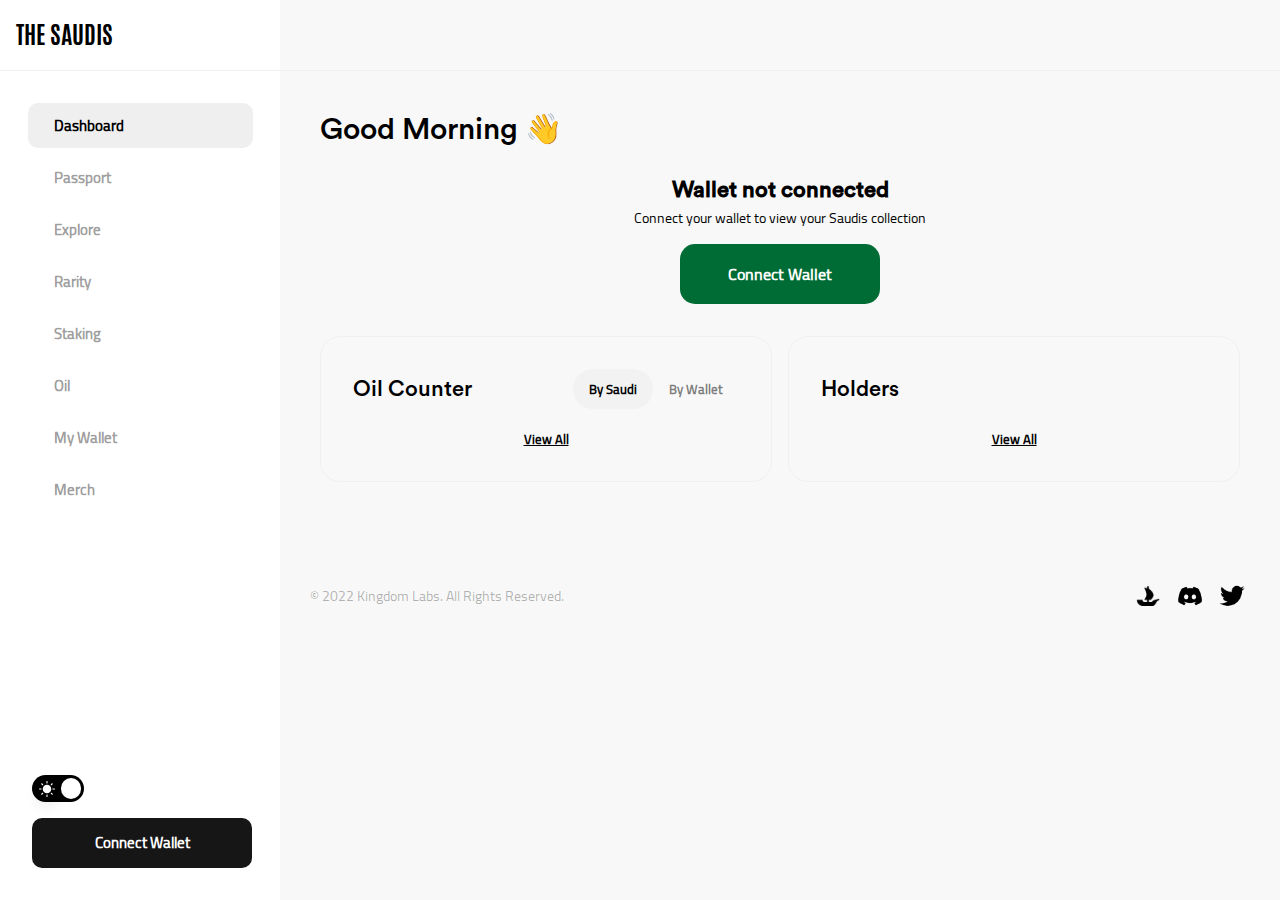
<file: index.html>
<!doctype html><html lang="en"><head><meta charset="utf-8"/><link rel="icon" href="/favicon.png"/><meta content="initial-scale=1,minimum-scale=1,width=device-width,viewport-fit=cover,user-scalable=no,shrink-to-fit=no" name="viewport"/><meta name="theme-color" content="#006C35"/><meta name="robots" content="noindex"/><meta name="description" content=""/><link rel="apple-touch-icon" href="/favicon.png"/><link rel="manifest" href="/manifest.json"/><style>body{background:#eeebf0}#root:empty{position:absolute;top:calc(50% - 1.5em);left:calc(50% - 1.5em);width:3em;height:3em;border:.3em solid rgba(0,0,0,.1);border-left:.3em solid #006c35;border-radius:50%;animation:load 1.1s infinite linear}@keyframes load{0%{transform:rotate(0)}100%{transform:rotate(360deg)}}</style><title>The Saudis</title><script defer="defer" src="/static/js/main.ec95d307.js"></script><link href="/static/css/main.44bf8f07.css" rel="stylesheet"></head><body><noscript>You need to enable JavaScript to run this app.</noscript><div id="root"></div></body></html>
</file>
<file: static/css/main.44bf8f07.css>
/*
! tailwindcss v3.2.4 | MIT License | https://tailwindcss.com
*/*,:after,:before{border:0 solid #e5e7eb;box-sizing:border-box}:after,:before{--tw-content:""}html{-webkit-text-size-adjust:100%;-webkit-font-feature-settings:normal;font-feature-settings:normal;font-family:Circular,sans-serif;line-height:1.5;tab-size:4}body{line-height:inherit;margin:0}hr{border-top-width:1px;color:inherit;height:0}abbr:where([title]){-webkit-text-decoration:underline dotted;text-decoration:underline dotted}h1,h2,h3,h4,h5,h6{font-size:inherit;font-weight:inherit}a{color:inherit;text-decoration:inherit}b,strong{font-weight:bolder}code,kbd,pre,samp{font-family:ui-monospace,SFMono-Regular,Menlo,Monaco,Consolas,Liberation Mono,Courier New,monospace;font-size:1em}small{font-size:80%}sub,sup{font-size:75%;line-height:0;position:relative;vertical-align:baseline}sub{bottom:-.25em}sup{top:-.5em}table{border-collapse:collapse;border-color:inherit;text-indent:0}button,input,optgroup,select,textarea{color:inherit;font-family:inherit;font-size:100%;font-weight:inherit;line-height:inherit;margin:0;padding:0}button,select{text-transform:none}[type=button],[type=reset],[type=submit],button{-webkit-appearance:button;background-color:transparent;background-image:none}:-moz-focusring{outline:auto}:-moz-ui-invalid{box-shadow:none}progress{vertical-align:baseline}::-webkit-inner-spin-button,::-webkit-outer-spin-button{height:auto}[type=search]{-webkit-appearance:textfield;outline-offset:-2px}::-webkit-search-decoration{-webkit-appearance:none}::-webkit-file-upload-button{-webkit-appearance:button;font:inherit}summary{display:list-item}blockquote,dd,dl,figure,h1,h2,h3,h4,h5,h6,hr,p,pre{margin:0}fieldset{margin:0}fieldset,legend{padding:0}menu,ol,ul{list-style:none;margin:0;padding:0}textarea{resize:vertical}input::-webkit-input-placeholder,textarea::-webkit-input-placeholder{color:#9ca3af;opacity:1}input::placeholder,textarea::placeholder{color:#9ca3af;opacity:1}[role=button],button{cursor:pointer}:disabled{cursor:default}audio,canvas,embed,iframe,img,object,svg,video{display:block;vertical-align:middle}img,video{height:auto;max-width:100%}[hidden]{display:none}html{-webkit-tap-highlight-color:transparent;font-family:Cairo,ui-serif}*,:after,:before{--tw-border-spacing-x:0;--tw-border-spacing-y:0;--tw-translate-x:0;--tw-translate-y:0;--tw-rotate:0;--tw-skew-x:0;--tw-skew-y:0;--tw-scale-x:1;--tw-scale-y:1;--tw-pan-x: ;--tw-pan-y: ;--tw-pinch-zoom: ;--tw-scroll-snap-strictness:proximity;--tw-ordinal: ;--tw-slashed-zero: ;--tw-numeric-figure: ;--tw-numeric-spacing: ;--tw-numeric-fraction: ;--tw-ring-inset: ;--tw-ring-offset-width:0px;--tw-ring-offset-color:#fff;--tw-ring-color:rgba(59,130,246,.5);--tw-ring-offset-shadow:0 0 #0000;--tw-ring-shadow:0 0 #0000;--tw-shadow:0 0 #0000;--tw-shadow-colored:0 0 #0000;--tw-blur: ;--tw-brightness: ;--tw-contrast: ;--tw-grayscale: ;--tw-hue-rotate: ;--tw-invert: ;--tw-saturate: ;--tw-sepia: ;--tw-drop-shadow: ;--tw-backdrop-blur: ;--tw-backdrop-brightness: ;--tw-backdrop-contrast: ;--tw-backdrop-grayscale: ;--tw-backdrop-hue-rotate: ;--tw-backdrop-invert: ;--tw-backdrop-opacity: ;--tw-backdrop-saturate: ;--tw-backdrop-sepia: }::-webkit-backdrop{--tw-border-spacing-x:0;--tw-border-spacing-y:0;--tw-translate-x:0;--tw-translate-y:0;--tw-rotate:0;--tw-skew-x:0;--tw-skew-y:0;--tw-scale-x:1;--tw-scale-y:1;--tw-pan-x: ;--tw-pan-y: ;--tw-pinch-zoom: ;--tw-scroll-snap-strictness:proximity;--tw-ordinal: ;--tw-slashed-zero: ;--tw-numeric-figure: ;--tw-numeric-spacing: ;--tw-numeric-fraction: ;--tw-ring-inset: ;--tw-ring-offset-width:0px;--tw-ring-offset-color:#fff;--tw-ring-color:rgba(59,130,246,.5);--tw-ring-offset-shadow:0 0 #0000;--tw-ring-shadow:0 0 #0000;--tw-shadow:0 0 #0000;--tw-shadow-colored:0 0 #0000;--tw-blur: ;--tw-brightness: ;--tw-contrast: ;--tw-grayscale: ;--tw-hue-rotate: ;--tw-invert: ;--tw-saturate: ;--tw-sepia: ;--tw-drop-shadow: ;--tw-backdrop-blur: ;--tw-backdrop-brightness: ;--tw-backdrop-contrast: ;--tw-backdrop-grayscale: ;--tw-backdrop-hue-rotate: ;--tw-backdrop-invert: ;--tw-backdrop-opacity: ;--tw-backdrop-saturate: ;--tw-backdrop-sepia: }::backdrop{--tw-border-spacing-x:0;--tw-border-spacing-y:0;--tw-translate-x:0;--tw-translate-y:0;--tw-rotate:0;--tw-skew-x:0;--tw-skew-y:0;--tw-scale-x:1;--tw-scale-y:1;--tw-pan-x: ;--tw-pan-y: ;--tw-pinch-zoom: ;--tw-scroll-snap-strictness:proximity;--tw-ordinal: ;--tw-slashed-zero: ;--tw-numeric-figure: ;--tw-numeric-spacing: ;--tw-numeric-fraction: ;--tw-ring-inset: ;--tw-ring-offset-width:0px;--tw-ring-offset-color:#fff;--tw-ring-color:rgba(59,130,246,.5);--tw-ring-offset-shadow:0 0 #0000;--tw-ring-shadow:0 0 #0000;--tw-shadow:0 0 #0000;--tw-shadow-colored:0 0 #0000;--tw-blur: ;--tw-brightness: ;--tw-contrast: ;--tw-grayscale: ;--tw-hue-rotate: ;--tw-invert: ;--tw-saturate: ;--tw-sepia: ;--tw-drop-shadow: ;--tw-backdrop-blur: ;--tw-backdrop-brightness: ;--tw-backdrop-contrast: ;--tw-backdrop-grayscale: ;--tw-backdrop-hue-rotate: ;--tw-backdrop-invert: ;--tw-backdrop-opacity: ;--tw-backdrop-saturate: ;--tw-backdrop-sepia: }.container{width:100%}@media (min-width:640px){.container{max-width:640px}}@media (min-width:768px){.container{max-width:768px}}@media (min-width:1024px){.container{max-width:1024px}}@media (min-width:1280px){.container{max-width:1280px}}@media (min-width:1536px){.container{max-width:1536px}}.sr-only{clip:rect(0,0,0,0);border-width:0;height:1px;margin:-1px;overflow:hidden;padding:0;position:absolute;white-space:nowrap;width:1px}.pointer-events-none{pointer-events:none}.invisible{visibility:hidden}.fixed{position:fixed}.absolute{position:absolute}.relative{position:relative}.inset-0{bottom:0;top:0}.inset-0,.inset-x-0{left:0;right:0}.inset-y-0{bottom:0;top:0}.left-\[15px\]{left:15px}.top-\[18px\]{top:18px}.top-0{top:0}.right-0{right:0}.left-0{left:0}.top-full{top:100%}.bottom-0{bottom:0}.left-\[6\%\]{left:6%}.left-\[28\%\]{left:28%}.top-\[32\%\]{top:32%}.right-\[8\%\]{right:8%}.top-\[50\%\]{top:50%}.left-\[50\%\]{left:50%}.right-\[20px\]{right:20px}.top-\[15px\]{top:15px}.left-\[50px\]{left:50px}.left-\[195px\]{left:195px}.left-\[40px\]{left:40px}.left-\[185px\]{left:185px}.top-\[13px\]{top:13px}.right-\[13px\]{right:13px}.z-40{z-index:40}.z-10{z-index:10}.z-50{z-index:50}.m-6{margin:1.5rem}.m-0{margin:0}.mx-4{margin-left:1rem;margin-right:1rem}.-my-\[2px\]{margin-bottom:-2px;margin-top:-2px}.my-4{margin-bottom:1rem;margin-top:1rem}.my-8{margin-bottom:2rem;margin-top:2rem}.-mx-6{margin-left:-1.5rem;margin-right:-1.5rem}.my-\[15px\]{margin-bottom:15px;margin-top:15px}.mx-\[20px\]{margin-left:20px;margin-right:20px}.mx-\[27px\]{margin-left:27px;margin-right:27px}.-my-\[14px\]{margin-bottom:-14px;margin-top:-14px}.mx-\[25px\]{margin-left:25px;margin-right:25px}.mx-\[30px\]{margin-left:30px;margin-right:30px}.mt-4{margin-top:1rem}.mb-\[64px\]{margin-bottom:64px}.mt-10{margin-top:2.5rem}.ml-8{margin-left:2rem}.ml-2{margin-left:.5rem}.ml-4{margin-left:1rem}.mt-px{margin-top:1px}.mr-2{margin-right:.5rem}.mt-2{margin-top:.5rem}.mt-3{margin-top:.75rem}.mb-1{margin-bottom:.25rem}.-ml-4{margin-left:-1rem}.mb-3{margin-bottom:.75rem}.mr-4{margin-right:1rem}.ml-1{margin-left:.25rem}.mt-\[15px\]{margin-top:15px}.ml-\[5px\]{margin-left:5px}.ml-\[1px\]{margin-left:1px}.mb-4{margin-bottom:1rem}.mb-6{margin-bottom:1.5rem}.mt-8{margin-top:2rem}.mb-2{margin-bottom:.5rem}.mb-\[8px\]{margin-bottom:8px}.mb-\[7px\]{margin-bottom:7px}.mr-\[2px\]{margin-right:2px}.ml-\[2px\]{margin-left:2px}.mb-3\.5{margin-bottom:.875rem}.mt-\[32px\]{margin-top:32px}.ml-\[36px\]{margin-left:36px}.mb-\[20px\]{margin-bottom:20px}.mb-\[105px\]{margin-bottom:105px}.mt-\[18px\]{margin-top:18px}.mb-\[16px\]{margin-bottom:16px}.mr-\[6px\]{margin-right:6px}.ml-\[12px\]{margin-left:12px}.mt-\[30px\]{margin-top:30px}.mt-\[17px\]{margin-top:17px}.mt-\[20px\]{margin-top:20px}.ml-\[9px\]{margin-left:9px}.ml-\[10px\]{margin-left:10px}.ml-\[8px\]{margin-left:8px}.mb-\[5px\]{margin-bottom:5px}.mt-\[27px\]{margin-top:27px}.ml-\[4px\]{margin-left:4px}.mt-\[25px\]{margin-top:25px}.mb-8{margin-bottom:2rem}.mt-16{margin-top:4rem}.mb-16{margin-bottom:4rem}.mr-3{margin-right:.75rem}.ml-\[15px\]{margin-left:15px}.mt-\[10px\]{margin-top:10px}.mt-\[19px\]{margin-top:19px}.mb-\[253px\]{margin-bottom:253px}.ml-\[16px\]{margin-left:16px}.mr-\[42px\]{margin-right:42px}.mt-\[47px\]{margin-top:47px}.mt-\[36px\]{margin-top:36px}.ml-\[27px\]{margin-left:27px}.mt-\[105px\]{margin-top:105px}.mb-\[50px\]{margin-bottom:50px}.ml-\[42px\]{margin-left:42px}.mt-\[28px\]{margin-top:28px}.mt-\[21px\]{margin-top:21px}.mr-\[20px\]{margin-right:20px}.mt-\[78px\]{margin-top:78px}.mb-\[30px\]{margin-bottom:30px}.mr-\[15px\]{margin-right:15px}.-mb-\[20px\]{margin-bottom:-20px}.ml-\[34px\]{margin-left:34px}.mt-\[16px\]{margin-top:16px}.mr-\[35px\]{margin-right:35px}.mb-\[22px\]{margin-bottom:22px}.-mt-\[20px\]{margin-top:-20px}.mt-\[5px\]{margin-top:5px}.mt-\[147px\]{margin-top:147px}.mb-\[40px\]{margin-bottom:40px}.mb-\[100px\]{margin-bottom:100px}.mt-\[145px\]{margin-top:145px}.mt-\[42px\]{margin-top:42px}.mt-\[37px\]{margin-top:37px}.ml-\[13px\]{margin-left:13px}.mt-\[24px\]{margin-top:24px}.mt-\[11px\]{margin-top:11px}.mr-\[11px\]{margin-right:11px}.mt-\[130px\]{margin-top:130px}.mt-\[108px\]{margin-top:108px}.mr-\[310px\]{margin-right:310px}.mt-\[100px\]{margin-top:100px}.mt-\[44px\]{margin-top:44px}.ml-\[30px\]{margin-left:30px}.mt-\[22px\]{margin-top:22px}.mb-\[33px\]{margin-bottom:33px}.mb-10{margin-bottom:2.5rem}.mt-\[8px\]{margin-top:8px}.mb-\[45px\]{margin-bottom:45px}.ml-\[20px\]{margin-left:20px}.mb-\[10px\]{margin-bottom:10px}.mt-\[2px\]{margin-top:2px}.ml-\[14px\]{margin-left:14px}.mb-\[35px\]{margin-bottom:35px}.mt-\[34px\]{margin-top:34px}.ml-\[28px\]{margin-left:28px}.mr-\[28px\]{margin-right:28px}.mr-\[30px\]{margin-right:30px}.mt-\[70px\]{margin-top:70px}.inline-block{display:inline-block}.inline{display:inline}.flex{display:flex}.inline-flex{display:inline-flex}.grid{display:grid}.hidden{display:none}.h-\[50px\]{height:50px}.h-4{height:1rem}.h-\[200px\]{height:200px}.h-6{height:1.5rem}.h-5{height:1.25rem}.h-9{height:2.25rem}.h-8{height:2rem}.h-\[70px\]{height:70px}.h-16{height:4rem}.h-\[15px\]{height:15px}.h-\[2\.5rem\]{height:2.5rem}.h-\[40px\]{height:40px}.h-\[85px\]{height:85px}.h-fit{height:-webkit-fit-content;height:-moz-fit-content;height:fit-content}.h-\[3\.75rem\]{height:3.75rem}.h-\[45px\]{height:45px}.h-full{height:100%}.h-\[71px\]{height:71px}.h-\[21px\]{height:21px}.h-\[20px\]{height:20px}.h-\[150px\]{height:150px}.h-\[75px\]{height:75px}.h-\[250px\]{height:250px}.h-\[60px\]{height:60px}.h-\[450px\]{height:450px}.h-\[400px\]{height:400px}.h-\[110px\]{height:110px}.h-screen{height:100vh}.h-48{height:12rem}.h-\[30px\]{height:30px}.h-\[100px\]{height:100px}.h-\[66px\]{height:66px}.h-\[16px\]{height:16px}.h-\[22px\]{height:22px}.h-\[12px\]{height:12px}.h-\[18px\]{height:18px}.h-\[13px\]{height:13px}.h-\[32px\]{height:32px}.h-\[35px\]{height:35px}.min-h-screen{min-height:100vh}.min-h-\[100px\]{min-height:100px}.min-h-\[20px\]{min-height:20px}.w-full{width:100%}.w-4{width:1rem}.w-\[200px\]{width:200px}.w-6{width:1.5rem}.w-\[220px\]{width:220px}.w-9{width:2.25rem}.w-8{width:2rem}.w-\[65px\]{width:65px}.w-\[15px\]{width:15px}.w-\[2\.5rem\]{width:2.5rem}.w-\[50px\]{width:50px}.w-\[3\.75rem\]{width:3.75rem}.w-\[225px\]{width:225px}.w-\[280px\]{width:280px}.w-\[52px\]{width:52px}.w-\[30px\]{width:30px}.w-\[25px\]{width:25px}.w-\[40px\]{width:40px}.w-\[130px\]{width:130px}.w-\[20px\]{width:20px}.w-\[150px\]{width:150px}.w-\[185px\]{width:185px}.w-\[145px\]{width:145px}.w-fit{width:-webkit-fit-content;width:-moz-fit-content;width:fit-content}.w-\[100px\]{width:100px}.w-\[250px\]{width:250px}.w-\[70px\]{width:70px}.w-\[31\%\]{width:31%}.w-\[65\%\]{width:65%}.w-\[5\%\]{width:5%}.w-\[300px\]{width:300px}.w-\[450px\]{width:450px}.w-\[400px\]{width:400px}.w-48{width:12rem}.w-\[310px\]{width:310px}.w-\[95px\]{width:95px}.w-\[33\%\]{width:33%}.w-\[440px\]{width:440px}.w-\[60px\]{width:60px}.w-\[28px\]{width:28px}.w-\[44px\]{width:44px}.w-\[12px\]{width:12px}.w-\[18px\]{width:18px}.w-\[180px\]{width:180px}.w-\[13px\]{width:13px}.w-\[35px\]{width:35px}.w-\[235px\]{width:235px}.min-w-\[8\.3rem\]{min-width:8.3rem}.min-w-\[280px\]{min-width:280px}.min-w-\[20px\]{min-width:20px}.min-w-\[40px\]{min-width:40px}.max-w-\[600px\]{max-width:600px}.max-w-\[1128px\]{max-width:1128px}.max-w-screen-xl{max-width:1280px}.max-w-screen-md{max-width:768px}.max-w-\[1200px\]{max-width:1200px}.max-w-\[1240px\]{max-width:1240px}.max-w-\[240px\]{max-width:240px}.max-w-\[500px\]{max-width:500px}.max-w-\[1448px\]{max-width:1448px}.max-w-\[350px\]{max-width:350px}.max-w-\[285px\]{max-width:285px}.max-w-\[420px\]{max-width:420px}.max-w-\[495px\]{max-width:495px}.max-w-none{max-width:none}.max-w-sm{max-width:24rem}.shrink-0{flex-shrink:0}.grow{flex-grow:1}.grow-0{flex-grow:0}.-translate-y-\[70px\]{--tw-translate-y:-70px}.-translate-y-\[70px\],.translate-x-\[22px\]{-webkit-transform:translate(var(--tw-translate-x),var(--tw-translate-y)) rotate(var(--tw-rotate)) skewX(var(--tw-skew-x)) skewY(var(--tw-skew-y)) scaleX(var(--tw-scale-x)) scaleY(var(--tw-scale-y));transform:translate(var(--tw-translate-x),var(--tw-translate-y)) rotate(var(--tw-rotate)) skewX(var(--tw-skew-x)) skewY(var(--tw-skew-y)) scaleX(var(--tw-scale-x)) scaleY(var(--tw-scale-y))}.translate-x-\[22px\]{--tw-translate-x:22px}.-translate-x-\[24px\]{--tw-translate-x:-24px}.-translate-x-\[24px\],.-translate-y-\[100px\]{-webkit-transform:translate(var(--tw-translate-x),var(--tw-translate-y)) rotate(var(--tw-rotate)) skewX(var(--tw-skew-x)) skewY(var(--tw-skew-y)) scaleX(var(--tw-scale-x)) scaleY(var(--tw-scale-y));transform:translate(var(--tw-translate-x),var(--tw-translate-y)) rotate(var(--tw-rotate)) skewX(var(--tw-skew-x)) skewY(var(--tw-skew-y)) scaleX(var(--tw-scale-x)) scaleY(var(--tw-scale-y))}.-translate-y-\[100px\]{--tw-translate-y:-100px}.-translate-y-\[50\%\]{--tw-translate-y:-50%}.-translate-x-\[50\%\],.-translate-y-\[50\%\]{-webkit-transform:translate(var(--tw-translate-x),var(--tw-translate-y)) rotate(var(--tw-rotate)) skewX(var(--tw-skew-x)) skewY(var(--tw-skew-y)) scaleX(var(--tw-scale-x)) scaleY(var(--tw-scale-y));transform:translate(var(--tw-translate-x),var(--tw-translate-y)) rotate(var(--tw-rotate)) skewX(var(--tw-skew-x)) skewY(var(--tw-skew-y)) scaleX(var(--tw-scale-x)) scaleY(var(--tw-scale-y))}.-translate-x-\[50\%\]{--tw-translate-x:-50%}.translate-x-\[150px\]{--tw-translate-x:150px}.translate-x-\[12px\],.translate-x-\[150px\]{-webkit-transform:translate(var(--tw-translate-x),var(--tw-translate-y)) rotate(var(--tw-rotate)) skewX(var(--tw-skew-x)) skewY(var(--tw-skew-y)) scaleX(var(--tw-scale-x)) scaleY(var(--tw-scale-y));transform:translate(var(--tw-translate-x),var(--tw-translate-y)) rotate(var(--tw-rotate)) skewX(var(--tw-skew-x)) skewY(var(--tw-skew-y)) scaleX(var(--tw-scale-x)) scaleY(var(--tw-scale-y))}.translate-x-\[12px\]{--tw-translate-x:12px}.translate-x-0{--tw-translate-x:0px}.rotate-180,.translate-x-0{-webkit-transform:translate(var(--tw-translate-x),var(--tw-translate-y)) rotate(var(--tw-rotate)) skewX(var(--tw-skew-x)) skewY(var(--tw-skew-y)) scaleX(var(--tw-scale-x)) scaleY(var(--tw-scale-y));transform:translate(var(--tw-translate-x),var(--tw-translate-y)) rotate(var(--tw-rotate)) skewX(var(--tw-skew-x)) skewY(var(--tw-skew-y)) scaleX(var(--tw-scale-x)) scaleY(var(--tw-scale-y))}.rotate-180{--tw-rotate:180deg}.transform{-webkit-transform:translate(var(--tw-translate-x),var(--tw-translate-y)) rotate(var(--tw-rotate)) skewX(var(--tw-skew-x)) skewY(var(--tw-skew-y)) scaleX(var(--tw-scale-x)) scaleY(var(--tw-scale-y));transform:translate(var(--tw-translate-x),var(--tw-translate-y)) rotate(var(--tw-rotate)) skewX(var(--tw-skew-x)) skewY(var(--tw-skew-y)) scaleX(var(--tw-scale-x)) scaleY(var(--tw-scale-y))}.cursor-pointer{cursor:pointer}.cursor-wait{cursor:wait}.cursor-not-allowed{cursor:not-allowed}.flex-row{flex-direction:row}.flex-col{flex-direction:column}.flex-wrap{flex-wrap:wrap}.content-start{align-content:flex-start}.items-center{align-items:center}.justify-end{justify-content:flex-end}.justify-center{justify-content:center}.justify-between{justify-content:space-between}.gap-8{gap:2rem}.gap-4{gap:1rem}.gap-2{gap:.5rem}.gap-\[1rem\]{gap:1rem}.gap-\[8px\]{gap:8px}.gap-\[30px\]{gap:30px}.gap-\[20px\]{gap:20px}.gap-\[15px\]{gap:15px}.self-end{align-self:flex-end}.self-center{align-self:center}.overflow-hidden{overflow:hidden}.overflow-scroll{overflow:scroll}.overflow-x-hidden{overflow-x:hidden}.overflow-y-scroll{overflow-y:scroll}.rounded-full{border-radius:9999px}.rounded-\[20px\]{border-radius:20px}.rounded-\[1\.25rem\]{border-radius:1.25rem}.rounded-\[10px\]{border-radius:10px}.rounded-md{border-radius:.375rem}.rounded-\[15px\]{border-radius:15px}.rounded-2xl{border-radius:1rem}.rounded-\[100px\]{border-radius:100px}.rounded-\[125px\]{border-radius:125px}.rounded-\[24px\]{border-radius:24px}.rounded-\[14px\]{border-radius:14px}.rounded-sm{border-radius:.125rem}.rounded-b-\[100px\]{border-bottom-left-radius:100px;border-bottom-right-radius:100px}.border{border-width:1px}.border-2{border-width:2px}.border-\[5px\]{border-width:5px}.border-\[2px\]{border-width:2px}.border-b{border-bottom-width:1px}.border-t{border-top-width:1px}.border-r-\[3px\]{border-right-width:3px}.border-b-\[3px\]{border-bottom-width:3px}.border-saudi-border{--tw-border-opacity:1;border-color:rgb(238 240 243/var(--tw-border-opacity))}.border-white{--tw-border-opacity:1;border-color:rgb(255 255 255/var(--tw-border-opacity))}.border-\[\#EAEAEA\]{--tw-border-opacity:1;border-color:rgb(234 234 234/var(--tw-border-opacity))}.border-black{--tw-border-opacity:1;border-color:rgb(0 0 0/var(--tw-border-opacity))}.border-transparent{border-color:transparent}.border-\[\#9E9E9E\]{--tw-border-opacity:1;border-color:rgb(158 158 158/var(--tw-border-opacity))}.border-\[\#EEEEEE\]{--tw-border-opacity:1;border-color:rgb(238 238 238/var(--tw-border-opacity))}.border-\[\#0F6D38\]{--tw-border-opacity:1;border-color:rgb(15 109 56/var(--tw-border-opacity))}.border-\[\#F1B0D0\]{--tw-border-opacity:1;border-color:rgb(241 176 208/var(--tw-border-opacity))}.border-saudi-green{--tw-border-opacity:1;border-color:rgb(0 108 53/var(--tw-border-opacity))}.border-opacity-10{--tw-border-opacity:0.1}.bg-\[\#F8F8F8\]{--tw-bg-opacity:1;background-color:rgb(248 248 248/var(--tw-bg-opacity))}.bg-\[\#EFEFEF\]{--tw-bg-opacity:1;background-color:rgb(239 239 239/var(--tw-bg-opacity))}.bg-white{--tw-bg-opacity:1;background-color:rgb(255 255 255/var(--tw-bg-opacity))}.bg-\[\#161616\]{--tw-bg-opacity:1;background-color:rgb(22 22 22/var(--tw-bg-opacity))}.bg-saudi-gray{--tw-bg-opacity:1;background-color:rgb(239 239 249/var(--tw-bg-opacity))}.bg-neutral-100{--tw-bg-opacity:1;background-color:rgb(245 245 245/var(--tw-bg-opacity))}.bg-\[\#F2F2F2\]{--tw-bg-opacity:1;background-color:rgb(242 242 242/var(--tw-bg-opacity))}.bg-black{--tw-bg-opacity:1;background-color:rgb(0 0 0/var(--tw-bg-opacity))}.bg-saudi-green{--tw-bg-opacity:1;background-color:rgb(0 108 53/var(--tw-bg-opacity))}.bg-\[\#F0F0F0\]{--tw-bg-opacity:1;background-color:rgb(240 240 240/var(--tw-bg-opacity))}.bg-\[\#F0E4E7\]{--tw-bg-opacity:1;background-color:rgb(240 228 231/var(--tw-bg-opacity))}.bg-\[\#F2CB6F\]{--tw-bg-opacity:1;background-color:rgb(242 203 111/var(--tw-bg-opacity))}.bg-\[\#1F2123\]{--tw-bg-opacity:1;background-color:rgb(31 33 35/var(--tw-bg-opacity))}.bg-\[\#33785D\]{--tw-bg-opacity:1;background-color:rgb(51 120 93/var(--tw-bg-opacity))}.bg-\[\#383838\]{--tw-bg-opacity:1;background-color:rgb(56 56 56/var(--tw-bg-opacity))}.bg-\[\#166709\]{--tw-bg-opacity:1;background-color:rgb(22 103 9/var(--tw-bg-opacity))}.bg-saudi-green\/10{background-color:rgba(0,108,53,.1)}.bg-\[\#4AEDD9\]{--tw-bg-opacity:1;background-color:rgb(74 237 217/var(--tw-bg-opacity))}.bg-\[\#FABB00\]{--tw-bg-opacity:1;background-color:rgb(250 187 0/var(--tw-bg-opacity))}.bg-\[\#87939D\]{--tw-bg-opacity:1;background-color:rgb(135 147 157/var(--tw-bg-opacity))}.bg-\[\#37393C\]{--tw-bg-opacity:1;background-color:rgb(55 57 60/var(--tw-bg-opacity))}.bg-gray-200{--tw-bg-opacity:1;background-color:rgb(229 231 235/var(--tw-bg-opacity))}.bg-gray-900{--tw-bg-opacity:1;background-color:rgb(17 24 39/var(--tw-bg-opacity))}.bg-gray-500{--tw-bg-opacity:1;background-color:rgb(107 114 128/var(--tw-bg-opacity))}.bg-amber-900{--tw-bg-opacity:1;background-color:rgb(120 53 15/var(--tw-bg-opacity))}.bg-red-600{--tw-bg-opacity:1;background-color:rgb(220 38 38/var(--tw-bg-opacity))}.bg-orange-600{--tw-bg-opacity:1;background-color:rgb(234 88 12/var(--tw-bg-opacity))}.bg-amber-600{--tw-bg-opacity:1;background-color:rgb(217 119 6/var(--tw-bg-opacity))}.bg-yellow-500{--tw-bg-opacity:1;background-color:rgb(234 179 8/var(--tw-bg-opacity))}.bg-lime-600{--tw-bg-opacity:1;background-color:rgb(101 163 13/var(--tw-bg-opacity))}.bg-green-600{--tw-bg-opacity:1;background-color:rgb(22 163 74/var(--tw-bg-opacity))}.bg-emerald-600{--tw-bg-opacity:1;background-color:rgb(5 150 105/var(--tw-bg-opacity))}.bg-teal-600{--tw-bg-opacity:1;background-color:rgb(13 148 136/var(--tw-bg-opacity))}.bg-cyan-700{--tw-bg-opacity:1;background-color:rgb(14 116 144/var(--tw-bg-opacity))}.bg-sky-600{--tw-bg-opacity:1;background-color:rgb(2 132 199/var(--tw-bg-opacity))}.bg-blue-600{--tw-bg-opacity:1;background-color:rgb(37 99 235/var(--tw-bg-opacity))}.bg-indigo-600{--tw-bg-opacity:1;background-color:rgb(79 70 229/var(--tw-bg-opacity))}.bg-violet-600{--tw-bg-opacity:1;background-color:rgb(124 58 237/var(--tw-bg-opacity))}.bg-purple-600{--tw-bg-opacity:1;background-color:rgb(147 51 234/var(--tw-bg-opacity))}.bg-fuchsia-600{--tw-bg-opacity:1;background-color:rgb(192 38 211/var(--tw-bg-opacity))}.bg-pink-600{--tw-bg-opacity:1;background-color:rgb(219 39 119/var(--tw-bg-opacity))}.bg-rose-600{--tw-bg-opacity:1;background-color:rgb(225 29 72/var(--tw-bg-opacity))}.bg-gray-600{--tw-bg-opacity:1;background-color:rgb(75 85 99/var(--tw-bg-opacity))}.bg-\[\#f2f2f2\]{--tw-bg-opacity:1;background-color:rgb(242 242 242/var(--tw-bg-opacity))}.bg-saudi-green\/30{background-color:rgba(0,108,53,.3)}.bg-gray-300{--tw-bg-opacity:1;background-color:rgb(209 213 219/var(--tw-bg-opacity))}.bg-\[\#BF7429\]{--tw-bg-opacity:1;background-color:rgb(191 116 41/var(--tw-bg-opacity))}.bg-\[\#EBEBEC\]{--tw-bg-opacity:1;background-color:rgb(235 235 236/var(--tw-bg-opacity))}.bg-opacity-20{--tw-bg-opacity:0.2}.bg-opacity-10{--tw-bg-opacity:0.1}.bg-opacity-50{--tw-bg-opacity:0.5}.fill-current{fill:currentColor}.object-cover{object-fit:cover}.p-4{padding:1rem}.p-2{padding:.5rem}.p-8{padding:2rem}.p-\[3px\]{padding:3px}.p-6{padding:1.5rem}.p-\[40px\]{padding:40px}.p-\[30px\]{padding:30px}.p-\[45px\]{padding:45px}.p-\[20px\]{padding:20px}.p-\[13px\]{padding:13px}.p-\[25px\]{padding:25px}.p-1{padding:.25rem}.px-\[30px\]{padding-left:30px;padding-right:30px}.py-\[0\.6rem\]{padding-bottom:.6rem;padding-top:.6rem}.px-4{padding-left:1rem;padding-right:1rem}.py-2\.5{padding-bottom:.625rem;padding-top:.625rem}.py-2{padding-bottom:.5rem;padding-top:.5rem}.py-4{padding-bottom:1rem;padding-top:1rem}.px-6{padding-left:1.5rem;padding-right:1.5rem}.py-5{padding-bottom:1.25rem;padding-top:1.25rem}.px-\[20px\]{padding-left:20px;padding-right:20px}.py-\[10px\]{padding-bottom:10px;padding-top:10px}.px-8{padding-left:2rem;padding-right:2rem}.py-\[30px\]{padding-bottom:30px;padding-top:30px}.px-\[10px\]{padding-left:10px;padding-right:10px}.px-0\.5{padding-left:.125rem;padding-right:.125rem}.px-0{padding-left:0;padding-right:0}.py-\[16px\]{padding-bottom:16px;padding-top:16px}.pl-10{padding-left:2.5rem}.pr-7{padding-right:1.75rem}.pt-24{padding-top:6rem}.pb-10{padding-bottom:2.5rem}.pt-\[70px\]{padding-top:70px}.pl-3{padding-left:.75rem}.pr-4{padding-right:1rem}.pl-\[26px\]{padding-left:26px}.pt-20{padding-top:5rem}.pr-\[1px\]{padding-right:1px}.pt-\[1px\]{padding-top:1px}.pt-\[243px\]{padding-top:243px}.pr-\[20px\]{padding-right:20px}.pt-\[123px\]{padding-top:123px}.pb-\[110px\]{padding-bottom:110px}.pt-\[135px\]{padding-top:135px}.pb-\[115px\]{padding-bottom:115px}.pl-\[20px\]{padding-left:20px}.pt-\[104px\]{padding-top:104px}.pl-6{padding-left:1.5rem}.pt-\[4px\]{padding-top:4px}.pb-2{padding-bottom:.5rem}.pb-\[10px\]{padding-bottom:10px}.pt-\[30px\]{padding-top:30px}.pb-\[33px\]{padding-bottom:33px}.text-left{text-align:left}.text-center{text-align:center}.text-right{text-align:right}.font-sans{font-family:Circular,sans-serif}.font-antonio{font-family:Antonio,sans-serif}.font-\[Circular\]{font-family:Circular}.font-\[Book\]{font-family:Book}.font-minusio{font-family:Minusio,sans-serif}.font-\[Cairo\]{font-family:Cairo}.text-\[14px\]{font-size:14px}.text-\[15px\]{font-size:15px}.text-sm{font-size:.875rem;line-height:1.25rem}.text-xs{font-size:.75rem;line-height:1rem}.text-\[13px\]{font-size:13px}.text-\[22px\]{font-size:22px}.text-3xl{font-size:1.875rem;line-height:2.25rem}.text-\[16px\]{font-size:16px}.text-2xl{font-size:1.5rem;line-height:2rem}.text-4xl{font-size:2.25rem;line-height:2.5rem}.text-\[12px\]{font-size:12px}.text-\[40px\]{font-size:40px}.text-\[20px\]{font-size:20px}.text-\[25px\]{font-size:25px}.text-\[26px\]{font-size:26px}.text-\[125px\]{font-size:125px}.text-\[50px\]{font-size:50px}.text-\[30px\]{font-size:30px}.text-\[18px\]{font-size:18px}.text-\[35px\]{font-size:35px}.text-lg{font-size:1.125rem}.text-lg,.text-xl{line-height:1.75rem}.text-xl{font-size:1.25rem}.font-normal{font-weight:400}.font-semibold{font-weight:600}.font-bold{font-weight:700}.font-medium{font-weight:500}.font-\[450\]{font-weight:450}.font-\[400\]{font-weight:400}.font-\[600\]{font-weight:600}.leading-6{line-height:1.5rem}.leading-5{line-height:1.25rem}.leading-\[32px\]{line-height:32px}.leading-\[19px\]{line-height:19px}.leading-\[33px\]{line-height:33px}.leading-\[28px\]{line-height:28px}.leading-\[20px\]{line-height:20px}.leading-\[18px\]{line-height:18px}.leading-\[75px\]{line-height:75px}.leading-\[50px\]{line-height:50px}.leading-\[23px\]{line-height:23px}.leading-\[44px\]{line-height:44px}.leading-\[63px\]{line-height:63px}.leading-\[37px\]{line-height:37px}.leading-\[38px\]{line-height:38px}.leading-\[24px\]{line-height:24px}.leading-\[51px\]{line-height:51px}.leading-\[22px\]{line-height:22px}.leading-\[40px\]{line-height:40px}.leading-\[17px\]{line-height:17px}.leading-none{line-height:1}.leading-tight{line-height:1.25}.text-black{--tw-text-opacity:1;color:rgb(0 0 0/var(--tw-text-opacity))}.text-saudi-green{--tw-text-opacity:1;color:rgb(0 108 53/var(--tw-text-opacity))}.text-white{--tw-text-opacity:1;color:rgb(255 255 255/var(--tw-text-opacity))}.text-black\/30{color:rgba(0,0,0,.3)}.text-white\/50{color:hsla(0,0%,100%,.5)}.text-black\/50{color:rgba(0,0,0,.5)}.text-\[15x\]{color:15x}.text-\[\#1D9BF0\]{--tw-text-opacity:1;color:rgb(29 155 240/var(--tw-text-opacity))}.text-black\/40{color:rgba(0,0,0,.4)}.text-\[\#007AFF\]{--tw-text-opacity:1;color:rgb(0 122 255/var(--tw-text-opacity))}.text-gray-900{--tw-text-opacity:1;color:rgb(17 24 39/var(--tw-text-opacity))}.text-gray-400{--tw-text-opacity:1;color:rgb(156 163 175/var(--tw-text-opacity))}.text-gray-300{--tw-text-opacity:1;color:rgb(209 213 219/var(--tw-text-opacity))}.underline{text-decoration-line:underline}.opacity-30{opacity:.3}.opacity-50{opacity:.5}.opacity-10{opacity:.1}.opacity-20{opacity:.2}.shadow-lg{--tw-shadow:0 10px 15px -3px rgba(0,0,0,.1),0 4px 6px -4px rgba(0,0,0,.1);--tw-shadow-colored:0 10px 15px -3px var(--tw-shadow-color),0 4px 6px -4px var(--tw-shadow-color)}.shadow-\[0px_1px_7px_2px_rgba\(0\2c 0\2c 0\2c 0\.2\)\],.shadow-lg{box-shadow:0 0 #0000,0 0 #0000,var(--tw-shadow);box-shadow:var(--tw-ring-offset-shadow,0 0 #0000),var(--tw-ring-shadow,0 0 #0000),var(--tw-shadow)}.shadow-\[0px_1px_7px_2px_rgba\(0\2c 0\2c 0\2c 0\.2\)\]{--tw-shadow:0px 1px 7px 2px rgba(0,0,0,.2);--tw-shadow-colored:0px 1px 7px 2px var(--tw-shadow-color)}.ring-0{--tw-ring-offset-shadow:var(--tw-ring-inset) 0 0 0 var(--tw-ring-offset-width) var(--tw-ring-offset-color);--tw-ring-shadow:var(--tw-ring-inset) 0 0 0 calc(var(--tw-ring-offset-width)) var(--tw-ring-color);box-shadow:var(--tw-ring-offset-shadow),var(--tw-ring-shadow),0 0 #0000;box-shadow:var(--tw-ring-offset-shadow),var(--tw-ring-shadow),var(--tw-shadow,0 0 #0000)}.filter{-webkit-filter:var(--tw-blur) var(--tw-brightness) var(--tw-contrast) var(--tw-grayscale) var(--tw-hue-rotate) var(--tw-invert) var(--tw-saturate) var(--tw-sepia) var(--tw-drop-shadow);filter:var(--tw-blur) var(--tw-brightness) var(--tw-contrast) var(--tw-grayscale) var(--tw-hue-rotate) var(--tw-invert) var(--tw-saturate) var(--tw-sepia) var(--tw-drop-shadow)}.transition{transition-duration:.15s;transition-property:color,background-color,border-color,text-decoration-color,fill,stroke,opacity,box-shadow,-webkit-transform,-webkit-filter,-webkit-backdrop-filter;transition-property:color,background-color,border-color,text-decoration-color,fill,stroke,opacity,box-shadow,transform,filter,backdrop-filter;transition-property:color,background-color,border-color,text-decoration-color,fill,stroke,opacity,box-shadow,transform,filter,backdrop-filter,-webkit-transform,-webkit-filter,-webkit-backdrop-filter;transition-timing-function:cubic-bezier(.4,0,.2,1)}.transition-all{transition-duration:.15s;transition-property:all;transition-timing-function:cubic-bezier(.4,0,.2,1)}.transition-colors{transition-duration:.15s;transition-property:color,background-color,border-color,text-decoration-color,fill,stroke;transition-timing-function:cubic-bezier(.4,0,.2,1)}.duration-200{transition-duration:.2s}.ease-in-out{transition-timing-function:cubic-bezier(.4,0,.2,1)}@font-face{font-family:Circular;src:url(/static/media/circular-std-medium.9ffafeddf192e8c8a111.otf) format("opentype")}@font-face{font-family:Book;src:url(/static/media/circular-book.9048137056e4347dbbd5.otf) format("opentype")}@font-face{font-family:Cairo;src:url(/static/media/cairo-regular.c12e6ac21d69099c257f.ttf)}@font-face{font-family:Antonio;font-weight:600;src:url(/static/media/antonio-regular.e560db7c85bc7d159138.ttf)}@font-face{font-family:Antonio;font-weight:500;src:url(/static/media/antonio-light.bc423f34342776c96ce2.ttf)}@font-face{font-family:Antonio;font-weight:700;src:url(/static/media/antonio-bold.7c89038493d2f1ce9ce6.ttf)}@font-face{font-family:Minusio;src:url(/static/media/minusio.bedb990d802a7fd04c23.ttf)}body{font-size:.875rem;height:100vh;line-height:1.25rem;padding-bottom:env(safe-area-inset-bottom)}.icon-spin{-webkit-animation:icon-spin 1s linear infinite;animation:icon-spin 1s linear infinite;display:inline-block}@-webkit-keyframes icon-spin{0%{-webkit-transform:rotate(0deg);transform:rotate(0deg)}to{-webkit-transform:rotate(359deg);transform:rotate(359deg)}}@keyframes icon-spin{0%{-webkit-transform:rotate(0deg);transform:rotate(0deg)}to{-webkit-transform:rotate(359deg);transform:rotate(359deg)}}.hide-scrollbar::-webkit-scrollbar{display:none}.hide-scrollbar{-ms-overflow-style:none;scrollbar-width:none}.react-select__control{background-color:rgb(248 248 248/var(--tw-bg-opacity))!important;border-color:rgb(0 0 0/var(--tw-border-opacity))!important}.dark .react-select__control,.react-select__control{--tw-border-opacity:1!important;--tw-bg-opacity:1!important;border-radius:10px!important;border-width:1px!important;cursor:pointer!important;min-height:50px!important;width:150px!important}.dark .react-select__control{background-color:rgb(64 64 64/var(--tw-bg-opacity))!important;border-color:rgb(23 23 23/var(--tw-border-opacity))!important}.react-select__control:hover{--tw-bg-opacity:1!important;background-color:rgb(242 242 242/var(--tw-bg-opacity))!important}.dark .react-select__control:hover{--tw-bg-opacity:1!important;background-color:rgb(115 115 115/var(--tw-bg-opacity))!important}.form-select-errors .react-select__control{--tw-border-opacity:1!important;border-color:rgb(239 68 68/var(--tw-border-opacity))!important}.react-select__control--is-focused{--tw-border-opacity:1!important;--tw-shadow:0 0 #0000!important;--tw-shadow-colored:0 0 #0000!important;border-color:rgb(0 0 0/var(--tw-border-opacity))!important;box-shadow:0 0 #0000,0 0 #0000,var(--tw-shadow)!important;box-shadow:var(--tw-ring-offset-shadow,0 0 #0000),var(--tw-ring-shadow,0 0 #0000),var(--tw-shadow)!important}.react-select__value-container{padding-bottom:0!important;padding-top:0!important}.react-select__input{--tw-ring-offset-shadow:var(--tw-ring-inset) 0 0 0 var(--tw-ring-offset-width) var(--tw-ring-offset-color)!important;--tw-ring-shadow:var(--tw-ring-inset) 0 0 0 calc(var(--tw-ring-offset-width)) var(--tw-ring-color)!important;border-style:none!important;box-shadow:var(--tw-ring-offset-shadow),var(--tw-ring-shadow),0 0 #0000!important;box-shadow:var(--tw-ring-offset-shadow),var(--tw-ring-shadow),var(--tw-shadow,0 0 #0000)!important}.react-select__placeholder{--tw-text-opacity:1!important;color:rgb(0 0 0/var(--tw-text-opacity))!important}.dark .react-select__placeholder{--tw-text-opacity:1!important;color:rgb(255 255 255/var(--tw-text-opacity))!important}.react-select__single-value{color:rgb(0 0 0/var(--tw-text-opacity))!important}.dark .react-select__single-value,.react-select__single-value{--tw-text-opacity:1!important;font-size:14px!important;font-weight:400!important}.dark .react-select__single-value{color:rgb(255 255 255/var(--tw-text-opacity))!important}.react-select__menu{background-color:rgb(255 255 255/var(--tw-bg-opacity))!important}.dark .react-select__menu,.react-select__menu{--tw-bg-opacity:1!important;--tw-shadow:0 10px 15px -3px rgba(0,0,0,.1),0 4px 6px -4px rgba(0,0,0,.1)!important;--tw-shadow-colored:0 10px 15px -3px var(--tw-shadow-color),0 4px 6px -4px var(--tw-shadow-color)!important;border-radius:10px!important;box-shadow:0 0 #0000,0 0 #0000,var(--tw-shadow)!important;box-shadow:var(--tw-ring-offset-shadow,0 0 #0000),var(--tw-ring-shadow,0 0 #0000),var(--tw-shadow)!important;cursor:pointer!important;margin-top:0!important;min-width:150px!important;z-index:50!important}.dark .react-select__menu{background-color:rgb(64 64 64/var(--tw-bg-opacity))!important}.dark .react-select__option{--tw-text-opacity:1!important;color:rgb(255 255 255/var(--tw-text-opacity))!important}.react-select__option--is-selected{background-color:rgb(239 239 239/var(--tw-bg-opacity))!important;border-radius:8px!important;color:rgb(0 0 0/var(--tw-text-opacity))!important}.dark .react-select__option--is-selected,.react-select__option--is-selected{--tw-bg-opacity:1!important;--tw-text-opacity:1!important;cursor:pointer!important}.dark .react-select__option--is-selected{background-color:rgb(115 115 115/var(--tw-bg-opacity))!important;color:rgb(255 255 255/var(--tw-text-opacity))!important}.react-select__option--is-focused{background-color:rgb(248 248 248/var(--tw-bg-opacity))!important;border-radius:8px!important;color:rgb(0 0 0/var(--tw-text-opacity))!important}.dark .react-select__option--is-focused,.react-select__option--is-focused{--tw-bg-opacity:1!important;--tw-text-opacity:1!important;cursor:pointer!important}.dark .react-select__option--is-focused{background-color:rgb(82 82 82/var(--tw-bg-opacity))!important;color:rgb(255 255 255/var(--tw-text-opacity))!important}.react-select-addon-before .react-select__control{--tw-bg-opacity:1!important;background-color:rgb(243 244 246/var(--tw-bg-opacity))!important;border-bottom-right-radius:0!important;border-right-width:0!important;border-top-right-radius:0!important}.react-select-addon-before .react-select__control--is-focused{--tw-border-opacity:1!important;border-color:rgb(212 212 212/var(--tw-border-opacity))!important;border-right-width:1px!important;z-index:10!important}.react-select-addon-after .react-select__control{border-bottom-left-radius:0!important;border-top-left-radius:0!important}.react-select--is-disabled .react-select__control{--tw-bg-opacity:1!important;background-color:rgb(248 248 248/var(--tw-bg-opacity))!important;pointer-events:auto!important}.dark .react-select--is-disabled .react-select__control{--tw-bg-opacity:1!important;background-color:rgb(64 64 64/var(--tw-bg-opacity))!important;pointer-events:auto!important}.react-select--is-disabled:hover .react-select__control{--tw-bg-opacity:1!important;background-color:rgb(242 242 242/var(--tw-bg-opacity))!important}.dark .react-select--is-disabled:hover .react-select__control{--tw-bg-opacity:1!important;background-color:rgb(115 115 115/var(--tw-bg-opacity))!important}.react-select__control--is-disabled .react-select__control{--tw-border-opacity:1!important;border-color:rgb(0 0 0/var(--tw-border-opacity))!important}.dark .react-select__control--is-disabled .react-select__control{--tw-border-opacity:1!important;border-color:rgb(23 23 23/var(--tw-border-opacity))!important}.react-select__indicator-separator{display:none!important}.menu-open .react-select__indicator{--tw-rotate:180deg!important;-webkit-transform:translate(var(--tw-translate-x),var(--tw-translate-y)) rotate(var(--tw-rotate)) skewX(var(--tw-skew-x)) skewY(var(--tw-skew-y)) scaleX(var(--tw-scale-x)) scaleY(var(--tw-scale-y))!important;transform:translate(var(--tw-translate-x),var(--tw-translate-y)) rotate(var(--tw-rotate)) skewX(var(--tw-skew-x)) skewY(var(--tw-skew-y)) scaleX(var(--tw-scale-x)) scaleY(var(--tw-scale-y))!important;transition-duration:.1s!important;transition-property:color,background-color,border-color,text-decoration-color,fill,stroke,opacity,box-shadow,-webkit-transform,-webkit-filter,-webkit-backdrop-filter!important;transition-property:color,background-color,border-color,text-decoration-color,fill,stroke,opacity,box-shadow,transform,filter,backdrop-filter!important;transition-property:color,background-color,border-color,text-decoration-color,fill,stroke,opacity,box-shadow,transform,filter,backdrop-filter,-webkit-transform,-webkit-filter,-webkit-backdrop-filter!important;transition-timing-function:cubic-bezier(.4,0,.2,1)!important;transition-timing-function:linear!important}.full-height{min-height:calc(100vh - 286px)}.bg-oil-gradient{background:linear-gradient(180deg,#000,#09083e)}.pixel-img{image-rendering:pixelated}.w-full-pad{width:calc(100% - 40px)}@media only screen and (max-width:1746px){.stats{width:100%}}.placeholder\:text-black\/30::-webkit-input-placeholder{color:rgba(0,0,0,.3)}.placeholder\:text-black\/30::placeholder{color:rgba(0,0,0,.3)}.hover\:scale-110:hover{--tw-scale-x:1.1;--tw-scale-y:1.1;-webkit-transform:translate(var(--tw-translate-x),var(--tw-translate-y)) rotate(var(--tw-rotate)) skewX(var(--tw-skew-x)) skewY(var(--tw-skew-y)) scaleX(var(--tw-scale-x)) scaleY(var(--tw-scale-y));transform:translate(var(--tw-translate-x),var(--tw-translate-y)) rotate(var(--tw-rotate)) skewX(var(--tw-skew-x)) skewY(var(--tw-skew-y)) scaleX(var(--tw-scale-x)) scaleY(var(--tw-scale-y))}.hover\:border-\[\#EAEAEA\]:hover{--tw-border-opacity:1;border-color:rgb(234 234 234/var(--tw-border-opacity))}.hover\:border-saudi-green:hover{--tw-border-opacity:1;border-color:rgb(0 108 53/var(--tw-border-opacity))}.hover\:bg-\[\#F8F8F8\]:hover{--tw-bg-opacity:1;background-color:rgb(248 248 248/var(--tw-bg-opacity))}.hover\:text-saudi-green:hover{--tw-text-opacity:1;color:rgb(0 108 53/var(--tw-text-opacity))}.hover\:text-gray-400:hover{--tw-text-opacity:1;color:rgb(156 163 175/var(--tw-text-opacity))}.hover\:underline:hover{text-decoration-line:underline}.hover\:no-underline:hover{text-decoration-line:none}.hover\:opacity-100:hover{opacity:1}.focus\:outline-none:focus{outline:2px solid transparent;outline-offset:2px}.focus-visible\:ring-2:focus-visible{--tw-ring-offset-shadow:var(--tw-ring-inset) 0 0 0 var(--tw-ring-offset-width) var(--tw-ring-offset-color);--tw-ring-shadow:var(--tw-ring-inset) 0 0 0 calc(2px + var(--tw-ring-offset-width)) var(--tw-ring-color);box-shadow:var(--tw-ring-offset-shadow),var(--tw-ring-shadow),0 0 #0000;box-shadow:var(--tw-ring-offset-shadow),var(--tw-ring-shadow),var(--tw-shadow,0 0 #0000)}.focus-visible\:ring-saudi-green\/30:focus-visible{--tw-ring-color:rgba(0,108,53,.3)}.disabled\:bg-opacity-20:disabled{--tw-bg-opacity:0.2}.disabled\:opacity-50:disabled{opacity:.5}.group:hover .group-hover\:visible{visibility:visible}.dark .dark\:flex{display:flex}.dark .dark\:hidden{display:none}.dark .dark\:border-neutral-600{--tw-border-opacity:1;border-color:rgb(82 82 82/var(--tw-border-opacity))}.dark .dark\:border-neutral-900{--tw-border-opacity:1;border-color:rgb(23 23 23/var(--tw-border-opacity))}.dark .dark\:bg-neutral-800{--tw-bg-opacity:1;background-color:rgb(38 38 38/var(--tw-bg-opacity))}.dark .dark\:bg-neutral-700{--tw-bg-opacity:1;background-color:rgb(64 64 64/var(--tw-bg-opacity))}.dark .dark\:bg-neutral-900{--tw-bg-opacity:1;background-color:rgb(23 23 23/var(--tw-bg-opacity))}.dark .dark\:bg-neutral-400{--tw-bg-opacity:1;background-color:rgb(163 163 163/var(--tw-bg-opacity))}.dark .dark\:bg-white{--tw-bg-opacity:1;background-color:rgb(255 255 255/var(--tw-bg-opacity))}.dark .dark\:text-white{--tw-text-opacity:1;color:rgb(255 255 255/var(--tw-text-opacity))}.dark .dark\:text-white\/30{color:hsla(0,0%,100%,.3)}.dark .dark\:text-black{--tw-text-opacity:1;color:rgb(0 0 0/var(--tw-text-opacity))}.dark .dark\:brightness-0{--tw-brightness:brightness(0)}.dark .dark\:brightness-0,.dark .dark\:invert{-webkit-filter:var(--tw-blur) var(--tw-brightness) var(--tw-contrast) var(--tw-grayscale) var(--tw-hue-rotate) var(--tw-invert) var(--tw-saturate) var(--tw-sepia) var(--tw-drop-shadow);filter:var(--tw-blur) var(--tw-brightness) var(--tw-contrast) var(--tw-grayscale) var(--tw-hue-rotate) var(--tw-invert) var(--tw-saturate) var(--tw-sepia) var(--tw-drop-shadow)}.dark .dark\:invert{--tw-invert:invert(100%)}.dark .dark\:placeholder\:text-white\/30::-webkit-input-placeholder{color:hsla(0,0%,100%,.3)}.dark .dark\:placeholder\:text-white\/30::placeholder{color:hsla(0,0%,100%,.3)}.dark .dark\:hover\:bg-neutral-700:hover{--tw-bg-opacity:1;background-color:rgb(64 64 64/var(--tw-bg-opacity))}@media (min-width:640px){.sm\:mx-auto{margin-left:auto;margin-right:auto}.sm\:mb-8{margin-bottom:2rem}.sm\:mt-8{margin-top:2rem}.sm\:mr-4{margin-right:1rem}.sm\:mt-6{margin-top:1.5rem}.sm\:flex{display:flex}.sm\:hidden{display:none}.sm\:w-\[450px\]{width:450px}.sm\:flex-row{flex-direction:row}.sm\:items-start{align-items:flex-start}.sm\:justify-start{justify-content:flex-start}.sm\:rounded-\[1\.25rem\]{border-radius:1.25rem}.sm\:border{border-width:1px}.sm\:p-0{padding:0}.sm\:px-10{padding-left:2.5rem;padding-right:2.5rem}.sm\:text-\[75px\]{font-size:75px}.sm\:leading-\[95px\]{line-height:95px}}@media (min-width:768px){.md\:top-\[80px\]{top:80px}.md\:right-\[80px\]{right:80px}.md\:m-0{margin:0}.md\:mx-\[125px\]{margin-left:125px;margin-right:125px}.md\:mx-\[50px\]{margin-left:50px;margin-right:50px}.md\:mt-0{margin-top:0}.md\:ml-\[30px\]{margin-left:30px}.md\:ml-\[151px\]{margin-left:151px}.md\:ml-\[61px\]{margin-left:61px}.md\:mb-\[394px\]{margin-bottom:394px}.md\:mr-\[40px\]{margin-right:40px}.md\:ml-0{margin-left:0}.md\:mb-0{margin-bottom:0}.md\:flex{display:flex}.md\:hidden{display:none}.md\:h-\[150px\]{height:150px}.md\:h-\[400px\]{height:400px}.md\:w-\[40\%\]{width:40%}.md\:w-\[60\%\]{width:60%}.md\:w-\[250px\]{width:250px}.md\:w-\[606px\]{width:606px}.md\:w-\[325px\]{width:325px}.md\:w-\[350px\]{width:350px}.md\:w-\[285px\]{width:285px}.md\:w-\[150px\]{width:150px}.md\:w-\[260px\]{width:260px}.md\:grow{flex-grow:1}.md\:flex-row{flex-direction:row}.md\:flex-col{flex-direction:column}.md\:flex-wrap{flex-wrap:wrap}.md\:items-start{align-items:flex-start}.md\:items-end{align-items:flex-end}.md\:items-center{align-items:center}.md\:justify-start{justify-content:flex-start}.md\:justify-center{justify-content:center}.md\:px-\[40px\]{padding-left:40px;padding-right:40px}.md\:px-0{padding-left:0;padding-right:0}.md\:pl-\[124px\]{padding-left:124px}.md\:pb-\[40px\]{padding-bottom:40px}.md\:text-left{text-align:left}.md\:text-\[100px\]{font-size:100px}.md\:text-\[75px\]{font-size:75px}.md\:leading-\[126px\]{line-height:126px}.md\:leading-\[95px\]{line-height:95px}}@media (min-width:1024px){.lg\:left-\[280px\]{left:280px}.lg\:ml-16{margin-left:4rem}.lg\:mt-0{margin-top:0}.lg\:flex{display:flex}.lg\:hidden{display:none}.lg\:w-\[50\%\]{width:50%}.lg\:w-\[20\%\]{width:20%}.lg\:w-\[60\%\]{width:60%}.lg\:w-auto{width:auto}.lg\:flex-row{flex-direction:row}.lg\:px-\[40px\]{padding-left:40px;padding-right:40px}.lg\:pl-\[280px\]{padding-left:280px}.lg\:text-\[250px\]{font-size:250px}.lg\:text-\[30px\]{font-size:30px}.lg\:text-\[18px\]{font-size:18px}.lg\:leading-\[125px\]{line-height:125px}.lg\:leading-\[36px\]{line-height:36px}.lg\:leading-\[22px\]{line-height:22px}}@media (min-width:1280px){.xl\:ml-\[130px\]{margin-left:130px}.xl\:mt-24{margin-top:6rem}.xl\:ml-24{margin-left:6rem}.xl\:mt-0{margin-top:0}.xl\:mr-\[45px\]{margin-right:45px}.xl\:ml-\[18px\]{margin-left:18px}.xl\:mr-12{margin-right:3rem}.xl\:flex{display:flex}.xl\:h-\[658px\]{height:658px}.xl\:w-1\/2{width:50%}.xl\:flex-row{flex-direction:row}.xl\:items-start{align-items:flex-start}.xl\:justify-start{justify-content:flex-start}.xl\:text-left{text-align:left}.xl\:text-\[300px\]{font-size:300px}.xl\:leading-\[150px\]{line-height:150px}}@media (min-width:1536px){.\32xl\:flex{display:flex}.\32xl\:grow{flex-grow:1}}:root{--toastify-color-light:#fff;--toastify-color-dark:#121212;--toastify-color-info:#3498db;--toastify-color-success:#07bc0c;--toastify-color-warning:#f1c40f;--toastify-color-error:#e74c3c;--toastify-color-transparent:hsla(0,0%,100%,.7);--toastify-icon-color-info:var(--toastify-color-info);--toastify-icon-color-success:var(--toastify-color-success);--toastify-icon-color-warning:var(--toastify-color-warning);--toastify-icon-color-error:var(--toastify-color-error);--toastify-toast-width:320px;--toastify-toast-background:#fff;--toastify-toast-min-height:64px;--toastify-toast-max-height:800px;--toastify-font-family:sans-serif;--toastify-z-index:9999;--toastify-text-color-light:#757575;--toastify-text-color-dark:#fff;--toastify-text-color-info:#fff;--toastify-text-color-success:#fff;--toastify-text-color-warning:#fff;--toastify-text-color-error:#fff;--toastify-spinner-color:#616161;--toastify-spinner-color-empty-area:#e0e0e0;--toastify-color-progress-light:linear-gradient(90deg,#4cd964,#5ac8fa,#007aff,#34aadc,#5856d6,#ff2d55);--toastify-color-progress-dark:#bb86fc;--toastify-color-progress-info:var(--toastify-color-info);--toastify-color-progress-success:var(--toastify-color-success);--toastify-color-progress-warning:var(--toastify-color-warning);--toastify-color-progress-error:var(--toastify-color-error)}.Toastify__toast-container{box-sizing:border-box;color:#fff;padding:4px;position:fixed;-webkit-transform:translate3d(0,0,9999 px);-webkit-transform:translate3d(0,0,var(--toastify-z-index) px);width:320px;width:var(--toastify-toast-width);z-index:9999;z-index:var(--toastify-z-index)}.Toastify__toast-container--top-left{left:1em;top:1em}.Toastify__toast-container--top-center{left:50%;top:1em;transform:translateX(-50%)}.Toastify__toast-container--top-right{right:1em;top:1em}.Toastify__toast-container--bottom-left{bottom:1em;left:1em}.Toastify__toast-container--bottom-center{bottom:1em;left:50%;transform:translateX(-50%)}.Toastify__toast-container--bottom-right{bottom:1em;right:1em}@media only screen and (max-width:480px){.Toastify__toast-container{left:0;margin:0;padding:0;width:100vw}.Toastify__toast-container--top-center,.Toastify__toast-container--top-left,.Toastify__toast-container--top-right{top:0;transform:translateX(0)}.Toastify__toast-container--bottom-center,.Toastify__toast-container--bottom-left,.Toastify__toast-container--bottom-right{bottom:0;transform:translateX(0)}.Toastify__toast-container--rtl{left:auto;right:0}}.Toastify__toast{border-radius:4px;box-shadow:0 1px 10px 0 rgba(0,0,0,.1),0 2px 15px 0 rgba(0,0,0,.05);box-sizing:border-box;cursor:default;direction:ltr;display:flex;font-family:sans-serif;font-family:var(--toastify-font-family);justify-content:space-between;margin-bottom:1rem;max-height:800px;max-height:var(--toastify-toast-max-height);min-height:64px;min-height:var(--toastify-toast-min-height);overflow:hidden;padding:8px;position:relative;z-index:0}.Toastify__toast--rtl{direction:rtl}.Toastify__toast--close-on-click{cursor:pointer}.Toastify__toast-body{align-items:center;display:flex;flex:1 1 auto;margin:auto 0;padding:6px}.Toastify__toast-body>div:last-child{flex:1 1;word-break:break-word}.Toastify__toast-icon{-webkit-margin-end:10px;display:flex;flex-shrink:0;margin-inline-end:10px;width:20px}.Toastify--animate{animation-duration:.7s;animation-fill-mode:both}.Toastify--animate-icon{animation-duration:.3s;animation-fill-mode:both}@media only screen and (max-width:480px){.Toastify__toast{border-radius:0;margin-bottom:0}}.Toastify__toast-theme--dark{background:#121212;background:var(--toastify-color-dark);color:#fff;color:var(--toastify-text-color-dark)}.Toastify__toast-theme--colored.Toastify__toast--default,.Toastify__toast-theme--light{background:#fff;background:var(--toastify-color-light);color:#757575;color:var(--toastify-text-color-light)}.Toastify__toast-theme--colored.Toastify__toast--info{background:#3498db;background:var(--toastify-color-info);color:#fff;color:var(--toastify-text-color-info)}.Toastify__toast-theme--colored.Toastify__toast--success{background:#07bc0c;background:var(--toastify-color-success);color:#fff;color:var(--toastify-text-color-success)}.Toastify__toast-theme--colored.Toastify__toast--warning{background:#f1c40f;background:var(--toastify-color-warning);color:#fff;color:var(--toastify-text-color-warning)}.Toastify__toast-theme--colored.Toastify__toast--error{background:#e74c3c;background:var(--toastify-color-error);color:#fff;color:var(--toastify-text-color-error)}.Toastify__progress-bar-theme--light{background:linear-gradient(90deg,#4cd964,#5ac8fa,#007aff,#34aadc,#5856d6,#ff2d55);background:var(--toastify-color-progress-light)}.Toastify__progress-bar-theme--dark{background:#bb86fc;background:var(--toastify-color-progress-dark)}.Toastify__progress-bar--info{background:#3498db;background:var(--toastify-color-progress-info)}.Toastify__progress-bar--success{background:#07bc0c;background:var(--toastify-color-progress-success)}.Toastify__progress-bar--warning{background:#f1c40f;background:var(--toastify-color-progress-warning)}.Toastify__progress-bar--error{background:#e74c3c;background:var(--toastify-color-progress-error)}.Toastify__progress-bar-theme--colored.Toastify__progress-bar--error,.Toastify__progress-bar-theme--colored.Toastify__progress-bar--info,.Toastify__progress-bar-theme--colored.Toastify__progress-bar--success,.Toastify__progress-bar-theme--colored.Toastify__progress-bar--warning{background:hsla(0,0%,100%,.7);background:var(--toastify-color-transparent)}.Toastify__close-button{align-self:flex-start;background:transparent;border:none;color:#fff;cursor:pointer;opacity:.7;outline:none;padding:0;transition:.3s ease}.Toastify__close-button--light{color:#000;opacity:.3}.Toastify__close-button>svg{fill:currentColor;height:16px;width:14px}.Toastify__close-button:focus,.Toastify__close-button:hover{opacity:1}@keyframes Toastify__trackProgress{0%{transform:scaleX(1)}to{transform:scaleX(0)}}.Toastify__progress-bar{bottom:0;height:5px;left:0;opacity:.7;position:absolute;transform-origin:left;width:100%;z-index:9999;z-index:var(--toastify-z-index)}.Toastify__progress-bar--animated{animation:Toastify__trackProgress linear 1 forwards}.Toastify__progress-bar--controlled{transition:transform .2s}.Toastify__progress-bar--rtl{left:auto;right:0;transform-origin:right}.Toastify__spinner{animation:Toastify__spin .65s linear infinite;border:2px solid #e0e0e0;border-color:var(--toastify-spinner-color-empty-area);border-radius:100%;border-right-color:#616161;border-right-color:var(--toastify-spinner-color);box-sizing:border-box;height:20px;width:20px}@keyframes Toastify__bounceInRight{0%,60%,75%,90%,to{animation-timing-function:cubic-bezier(.215,.61,.355,1)}0%{opacity:0;transform:translate3d(3000px,0,0)}60%{opacity:1;transform:translate3d(-25px,0,0)}75%{transform:translate3d(10px,0,0)}90%{transform:translate3d(-5px,0,0)}to{transform:none}}@keyframes Toastify__bounceOutRight{20%{opacity:1;transform:translate3d(-20px,0,0)}to{opacity:0;transform:translate3d(2000px,0,0)}}@keyframes Toastify__bounceInLeft{0%,60%,75%,90%,to{animation-timing-function:cubic-bezier(.215,.61,.355,1)}0%{opacity:0;transform:translate3d(-3000px,0,0)}60%{opacity:1;transform:translate3d(25px,0,0)}75%{transform:translate3d(-10px,0,0)}90%{transform:translate3d(5px,0,0)}to{transform:none}}@keyframes Toastify__bounceOutLeft{20%{opacity:1;transform:translate3d(20px,0,0)}to{opacity:0;transform:translate3d(-2000px,0,0)}}@keyframes Toastify__bounceInUp{0%,60%,75%,90%,to{animation-timing-function:cubic-bezier(.215,.61,.355,1)}0%{opacity:0;transform:translate3d(0,3000px,0)}60%{opacity:1;transform:translate3d(0,-20px,0)}75%{transform:translate3d(0,10px,0)}90%{transform:translate3d(0,-5px,0)}to{transform:translateZ(0)}}@keyframes Toastify__bounceOutUp{20%{transform:translate3d(0,-10px,0)}40%,45%{opacity:1;transform:translate3d(0,20px,0)}to{opacity:0;transform:translate3d(0,-2000px,0)}}@keyframes Toastify__bounceInDown{0%,60%,75%,90%,to{animation-timing-function:cubic-bezier(.215,.61,.355,1)}0%{opacity:0;transform:translate3d(0,-3000px,0)}60%{opacity:1;transform:translate3d(0,25px,0)}75%{transform:translate3d(0,-10px,0)}90%{transform:translate3d(0,5px,0)}to{transform:none}}@keyframes Toastify__bounceOutDown{20%{transform:translate3d(0,10px,0)}40%,45%{opacity:1;transform:translate3d(0,-20px,0)}to{opacity:0;transform:translate3d(0,2000px,0)}}.Toastify__bounce-enter--bottom-left,.Toastify__bounce-enter--top-left{animation-name:Toastify__bounceInLeft}.Toastify__bounce-enter--bottom-right,.Toastify__bounce-enter--top-right{animation-name:Toastify__bounceInRight}.Toastify__bounce-enter--top-center{animation-name:Toastify__bounceInDown}.Toastify__bounce-enter--bottom-center{animation-name:Toastify__bounceInUp}.Toastify__bounce-exit--bottom-left,.Toastify__bounce-exit--top-left{animation-name:Toastify__bounceOutLeft}.Toastify__bounce-exit--bottom-right,.Toastify__bounce-exit--top-right{animation-name:Toastify__bounceOutRight}.Toastify__bounce-exit--top-center{animation-name:Toastify__bounceOutUp}.Toastify__bounce-exit--bottom-center{animation-name:Toastify__bounceOutDown}@keyframes Toastify__zoomIn{0%{opacity:0;transform:scale3d(.3,.3,.3)}50%{opacity:1}}@keyframes Toastify__zoomOut{0%{opacity:1}50%{opacity:0;transform:scale3d(.3,.3,.3)}to{opacity:0}}.Toastify__zoom-enter{animation-name:Toastify__zoomIn}.Toastify__zoom-exit{animation-name:Toastify__zoomOut}@keyframes Toastify__flipIn{0%{animation-timing-function:ease-in;opacity:0;transform:perspective(400px) rotateX(90deg)}40%{animation-timing-function:ease-in;transform:perspective(400px) rotateX(-20deg)}60%{opacity:1;transform:perspective(400px) rotateX(10deg)}80%{transform:perspective(400px) rotateX(-5deg)}to{transform:perspective(400px)}}@keyframes Toastify__flipOut{0%{transform:perspective(400px)}30%{opacity:1;transform:perspective(400px) rotateX(-20deg)}to{opacity:0;transform:perspective(400px) rotateX(90deg)}}.Toastify__flip-enter{animation-name:Toastify__flipIn}.Toastify__flip-exit{animation-name:Toastify__flipOut}@keyframes Toastify__slideInRight{0%{transform:translate3d(110%,0,0);visibility:visible}to{transform:translateZ(0)}}@keyframes Toastify__slideInLeft{0%{transform:translate3d(-110%,0,0);visibility:visible}to{transform:translateZ(0)}}@keyframes Toastify__slideInUp{0%{transform:translate3d(0,110%,0);visibility:visible}to{transform:translateZ(0)}}@keyframes Toastify__slideInDown{0%{transform:translate3d(0,-110%,0);visibility:visible}to{transform:translateZ(0)}}@keyframes Toastify__slideOutRight{0%{transform:translateZ(0)}to{transform:translate3d(110%,0,0);visibility:hidden}}@keyframes Toastify__slideOutLeft{0%{transform:translateZ(0)}to{transform:translate3d(-110%,0,0);visibility:hidden}}@keyframes Toastify__slideOutDown{0%{transform:translateZ(0)}to{transform:translate3d(0,500px,0);visibility:hidden}}@keyframes Toastify__slideOutUp{0%{transform:translateZ(0)}to{transform:translate3d(0,-500px,0);visibility:hidden}}.Toastify__slide-enter--bottom-left,.Toastify__slide-enter--top-left{animation-name:Toastify__slideInLeft}.Toastify__slide-enter--bottom-right,.Toastify__slide-enter--top-right{animation-name:Toastify__slideInRight}.Toastify__slide-enter--top-center{animation-name:Toastify__slideInDown}.Toastify__slide-enter--bottom-center{animation-name:Toastify__slideInUp}.Toastify__slide-exit--bottom-left,.Toastify__slide-exit--top-left{animation-name:Toastify__slideOutLeft}.Toastify__slide-exit--bottom-right,.Toastify__slide-exit--top-right{animation-name:Toastify__slideOutRight}.Toastify__slide-exit--top-center{animation-name:Toastify__slideOutUp}.Toastify__slide-exit--bottom-center{animation-name:Toastify__slideOutDown}@keyframes Toastify__spin{0%{transform:rotate(0deg)}to{transform:rotate(1turn)}}.saudi-info .css-cyxlny-MuiPaper-root-MuiDialog-paper,.saudi-inscription .css-cyxlny-MuiPaper-root-MuiDialog-paper{border-radius:20px}.close-btn{opacity:50%}.close-btn img{height:100%;object-fit:cover;width:100%}.popup-content{position:relative;width:calc(100% - 30px)}@media only screen and (max-width:600px){.MuiDialog-container .MuiPaper-root{justify-content:flex-start!important;padding-top:20px}}.wallet-select{background:transparent;position:relative}.wallet-select .popup-content{background:#fff;border-radius:20px;display:flex;flex-direction:column;max-width:350px;width:100%}.wallet-select .popup-content h3{color:#314459;font-size:20px;font-weight:700}.wallet-select-list{display:flex;flex-direction:column;padding-bottom:20px;padding-top:20px;position:relative;width:100%}.wallet-select-list li{align-items:center;cursor:pointer;display:flex;padding:10px 20px;transition:all .2s}.wallet-select-list li img{object-fit:contain;width:40px}.wallet-select-list li p{color:#314459;font-size:16px;font-weight:500;padding-left:20px}.cheetah-info .css-cyxlny-MuiPaper-root-MuiDialog-paper{border-radius:20px}.tooltip .arrow,.tooltip .arrow:before{background-color:inherit;height:.625rem;position:absolute;width:.625rem}.tooltip .arrow{visibility:hidden}.tooltip .arrow:before{--tw-rotate:45deg;--tw-content:"";content:var(--tw-content);-webkit-transform:translate(var(--tw-translate-x),var(--tw-translate-y)) rotate(var(--tw-rotate)) skewX(var(--tw-skew-x)) skewY(var(--tw-skew-y)) scaleX(var(--tw-scale-x)) scaleY(var(--tw-scale-y));transform:translate(var(--tw-translate-x),var(--tw-translate-y)) rotate(var(--tw-rotate)) skewX(var(--tw-skew-x)) skewY(var(--tw-skew-y)) scaleX(var(--tw-scale-x)) scaleY(var(--tw-scale-y));visibility:visible}.tooltip[data-placement^=top] .arrow{bottom:-.25rem}.tooltip[data-placement^=bottom] .arrow{top:-.25rem}.tooltip[data-placement^=left] .arrow{right:-.25rem}.tooltip[data-placement^=right] .arrow{left:-.25rem}.lised-modal .MuiPaper-root,.passport-modal .MuiPaper-root,.unbind-modal .MuiPaper-root{border-radius:20px}.css-rnmm7m-MuiPaper-root-MuiDialog-paper{max-width:940px!important}@media only screen and (max-width:600px){.MuiDialog-container .MuiPaper-root{padding-top:0}}
</file>
